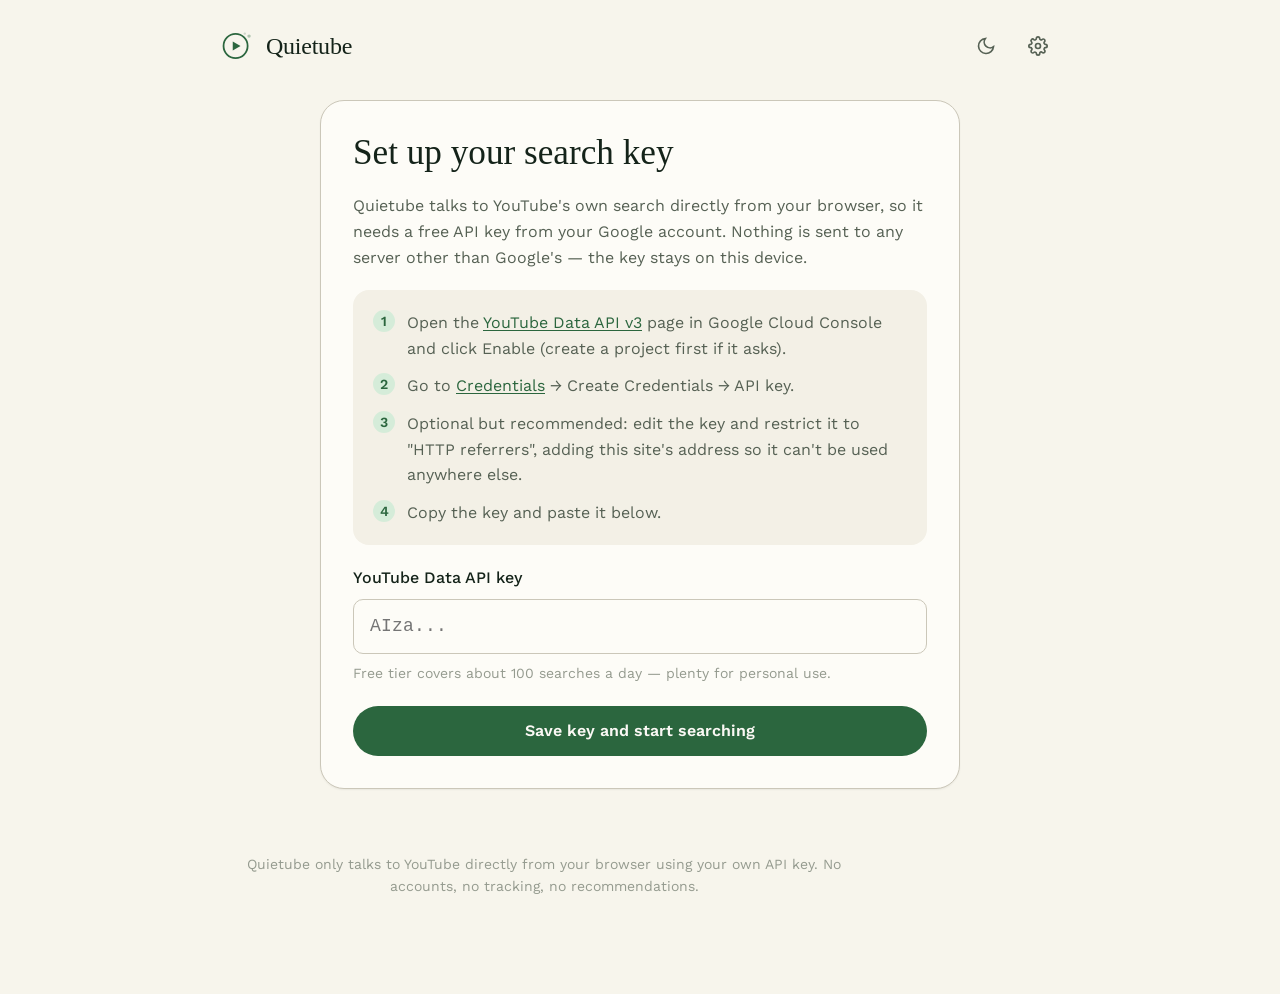
<file: web-app/index.html>
<!DOCTYPE html>
<html lang="en">
<head>
  <meta charset="UTF-8" />
  <meta name="viewport" content="width=device-width, initial-scale=1.0" />
  <title>Quietube — search, watch one thing, done</title>
  <meta name="description" content="A calm YouTube search that shows a handful of results and plays exactly one video — no homepage feed, no autoplay, no end-screen suggestions." />

  <meta property="og:title" content="Quietube" />
  <meta property="og:description" content="Search YouTube, watch one video, and stop there. No feed, no autoplay, no suggestions." />
  <meta property="og:type" content="website" />

  <link rel="icon" href="./assets/favicon.svg" type="image/svg+xml" />

  <link rel="preconnect" href="https://fonts.googleapis.com" />
  <link rel="preconnect" href="https://fonts.gstatic.com" crossorigin />
  <link href="https://api.fontshare.com/v2/css?f[]=zodiak@400,500&display=swap" rel="stylesheet" />
  <link href="https://fonts.googleapis.com/css2?family=Work+Sans:wght@400;500;600&display=swap" rel="stylesheet" />

  <link rel="stylesheet" href="./base.css" />
  <link rel="stylesheet" href="./style.css" />
</head>
<body>
  <div class="app-shell">
    <header class="topbar">
      <div class="brand">
        <svg class="brand-mark" viewBox="0 0 48 48" fill="none" aria-hidden="true">
          <circle cx="22" cy="24" r="17" stroke="currentColor" stroke-width="2.5" />
          <path d="M18 17.5L29 24L18 30.5V17.5Z" fill="currentColor" />
          <circle cx="41" cy="10" r="2.4" fill="currentColor" opacity="0.35" />
          <circle cx="35" cy="6.5" r="1.7" fill="currentColor" opacity="0.2" />
        </svg>
        <span class="brand-name">Quietube</span>
      </div>
      <div style="display:flex; gap: var(--space-2);">
        <button class="icon-btn" id="theme-toggle" type="button" aria-label="Switch to dark mode"></button>
        <button class="icon-btn" id="settings-btn" type="button" aria-label="Settings">
          <svg viewBox="0 0 24 24" fill="none" stroke="currentColor" stroke-width="2">
            <circle cx="12" cy="12" r="3" />
            <path d="M19.4 15a1.65 1.65 0 0 0 .33 1.82l.06.06a2 2 0 1 1-2.83 2.83l-.06-.06a1.65 1.65 0 0 0-1.82-.33 1.65 1.65 0 0 0-1 1.51V21a2 2 0 1 1-4 0v-.09A1.65 1.65 0 0 0 9 19.4a1.65 1.65 0 0 0-1.82.33l-.06.06a2 2 0 1 1-2.83-2.83l.06-.06A1.65 1.65 0 0 0 4.6 15a1.65 1.65 0 0 0-1.51-1H3a2 2 0 1 1 0-4h.09A1.65 1.65 0 0 0 4.6 9a1.65 1.65 0 0 0-.33-1.82l-.06-.06a2 2 0 1 1 2.83-2.83l.06.06A1.65 1.65 0 0 0 9 4.6a1.65 1.65 0 0 0 1-1.51V3a2 2 0 1 1 4 0v.09a1.65 1.65 0 0 0 1 1.51 1.65 1.65 0 0 0 1.82-.33l.06-.06a2 2 0 1 1 2.83 2.83l-.06.06A1.65 1.65 0 0 0 19.4 9a1.65 1.65 0 0 0 1.51 1H21a2 2 0 1 1 0 4h-.09a1.65 1.65 0 0 0-1.51 1z" />
          </svg>
        </button>
      </div>
    </header>

    <!-- Setup view -->
    <main class="view" id="view-setup">
      <div class="setup-card">
        <h1>Set up your search key</h1>
        <p>Quietube talks to YouTube's own search directly from your browser, so it needs a free API key from your Google account. Nothing is sent to any server other than Google's — the key stays on this device.</p>
        <ol class="setup-steps">
          <li><span class="step-num">1</span><span>Open the <a href="https://console.cloud.google.com/apis/library/youtube.googleapis.com" target="_blank" rel="noopener noreferrer">YouTube Data API v3</a> page in Google Cloud Console and click Enable (create a project first if it asks).</span></li>
          <li><span class="step-num">2</span><span>Go to <a href="https://console.cloud.google.com/apis/credentials" target="_blank" rel="noopener noreferrer">Credentials</a> → Create Credentials → API key.</span></li>
          <li><span class="step-num">3</span><span>Optional but recommended: edit the key and restrict it to "HTTP referrers", adding this site's address so it can't be used anywhere else.</span></li>
          <li><span class="step-num">4</span><span>Copy the key and paste it below.</span></li>
        </ol>
        <form id="setup-form">
          <div class="field">
            <label for="setup-key-input">YouTube Data API key</label>
            <input type="password" id="setup-key-input" placeholder="AIza..." autocomplete="off" spellcheck="false" />
            <span class="field-hint">Free tier covers about 100 searches a day — plenty for personal use.</span>
            <span class="error-text" id="setup-error"></span>
          </div>
          <button class="btn btn-primary btn-block" type="submit">Save key and start searching</button>
        </form>
      </div>
    </main>

    <!-- Search / results view -->
    <main class="view" id="view-search" hidden>
      <div class="search-hero">
        <h1>Search once. Watch one thing.</h1>
        <p>No homepage feed, no infinite scroll, no autoplay into the next video.</p>
      </div>
      <form class="search-bar" id="search-form">
        <label for="search-input" class="sr-only">Search YouTube</label>
        <input type="search" id="search-input" placeholder="What do you want to watch?" autocomplete="off" />
        <button class="btn btn-primary" type="submit">Search</button>
      </form>
      <div id="results-area"></div>
    </main>

    <!-- Channel view -->
    <main class="view" id="view-channel" hidden>
      <div class="channel-header">
        <button class="btn btn-ghost" id="channel-back-btn" type="button">← Back to search</button>
        <div class="channel-identity">
          <img class="channel-avatar" id="channel-avatar" alt="" />
          <div>
            <p class="channel-eyebrow">Channel</p>
            <h1 id="channel-title"></h1>
          </div>
        </div>
        <p class="channel-subtitle" id="channel-subtitle">A short list of this channel's recent videos — still no feed, no autoplay, no infinite scroll.</p>
      </div>
      <div id="channel-results-area"></div>
      <button class="btn btn-ghost btn-load-more" id="channel-videos-load-more-btn" type="button" hidden>Load more videos</button>

      <div class="channel-playlists-section" id="channel-playlists-section" hidden>
        <h2 class="section-title">Playlists</h2>
        <div id="channel-playlists-area"></div>
        <button class="btn btn-ghost btn-load-more" id="channel-playlists-load-more-btn" type="button" hidden>Load more playlists</button>
      </div>
    </main>

    <!-- Playlist view (reachable only in danger mode, from inside a channel) -->
    <main class="view" id="view-playlist" hidden>
      <div class="channel-header">
        <button class="btn btn-ghost" id="playlist-back-btn" type="button">← Back to channel</button>
        <div class="channel-identity">
          <img class="channel-avatar" id="playlist-avatar" alt="" />
          <div>
            <p class="channel-eyebrow">Playlist</p>
            <h1 id="playlist-title"></h1>
          </div>
        </div>
        <p class="channel-subtitle">Still one video at a time — no autoplay through the playlist, no suggestions after.</p>
      </div>
      <div id="playlist-results-area"></div>
      <button class="btn btn-ghost btn-load-more" id="playlist-load-more-btn" type="button" hidden>Load more videos</button>
    </main>

    <!-- Player view -->
    <main class="view" id="view-player" hidden>
      <div class="player-view">
        <div class="player-frame-wrap" id="player-frame-wrap">
          <div id="player-container"></div>
        </div>
        <div class="finished-card" id="finished-card" hidden>
          <svg viewBox="0 0 24 24" fill="none" stroke="currentColor" stroke-width="2"><path d="M9 12l2 2 4-4" /><circle cx="12" cy="12" r="10" /></svg>
          <h2>That's it — no more, no next.</h2>
          <p>Quietube stops here on purpose. Search again when you're ready to watch something specific.</p>
          <button class="btn btn-primary" id="search-again-btn" type="button">Search again</button>
        </div>
        <div class="player-actions">
          <p class="player-title" id="player-title"></p>
          <button class="btn btn-ghost" id="player-back-btn" type="button">← Back to search</button>
        </div>
      </div>
    </main>

    <p class="footer-note">Quietube only talks to YouTube directly from your browser using your own API key. No accounts, no tracking, no recommendations.</p>
  </div>

  <!-- Settings modal -->
  <div class="modal-overlay" id="settings-modal" hidden>
    <div class="modal-card">
      <h2>Settings</h2>

      <div class="modal-row">
        <label for="count-value">Results per search</label>
        <div class="count-stepper">
          <button type="button" id="count-decrement" aria-label="Fewer results">−</button>
          <span id="count-value">5</span>
          <button type="button" id="count-increment" aria-label="More results">+</button>
        </div>
      </div>

      <div class="modal-row">
        <label for="names-only-toggle">Names only (no thumbnails)</label>
        <button type="button" class="toggle-switch" id="names-only-toggle" role="switch" aria-checked="false" aria-label="Show names only"></button>
      </div>

      <div class="modal-row">
        <label for="show-channels-toggle">Show channels in results</label>
        <button type="button" class="toggle-switch" id="show-channels-toggle" role="switch" aria-checked="false" aria-label="Show channels in results"></button>
      </div>
      <p class="field-hint" style="margin-top: calc(var(--space-2) * -1);">When a channel turns up in search, you can open it to see a short, capped list of its videos — same rules apply: no infinite scroll, no autoplay. If a channel's name closely matches your search, it's always shown even if it's outside your usual result count.</p>

      <div class="modal-row">
        <label for="danger-mode-toggle" class="danger-label">
          <svg class="danger-icon" viewBox="0 0 24 24" fill="none" stroke="currentColor" stroke-width="2" aria-hidden="true"><path d="M10.29 3.86L1.82 18a2 2 0 0 0 1.71 3h16.94a2 2 0 0 0 1.71-3L13.71 3.86a2 2 0 0 0-3.42 0z"/><path d="M12 9v4M12 17h.01"/></svg>
          Danger mode
        </label>
        <button type="button" class="toggle-switch toggle-switch--danger" id="danger-mode-toggle" role="switch" aria-checked="false" aria-label="Danger mode"></button>
      </div>
      <p class="field-hint danger-hint" style="margin-top: calc(var(--space-2) * -1);">Inside a channel, this drops the short-list cap entirely — browse every video and every playlist that channel has, loaded a page at a time behind a "Load more" button (never an auto-scrolling feed). Playback itself doesn't change: still one video, no autoplay, no suggestions.</p>

      <div class="modal-divider"></div>

      <div class="modal-footer">
        <button type="button" class="link-danger" id="forget-key-btn">Forget my API key</button>
        <button type="button" class="btn btn-primary" id="settings-close">Done</button>
      </div>
    </div>
  </div>

  <script src="./app.js"></script>
</body>
</html>
</file>
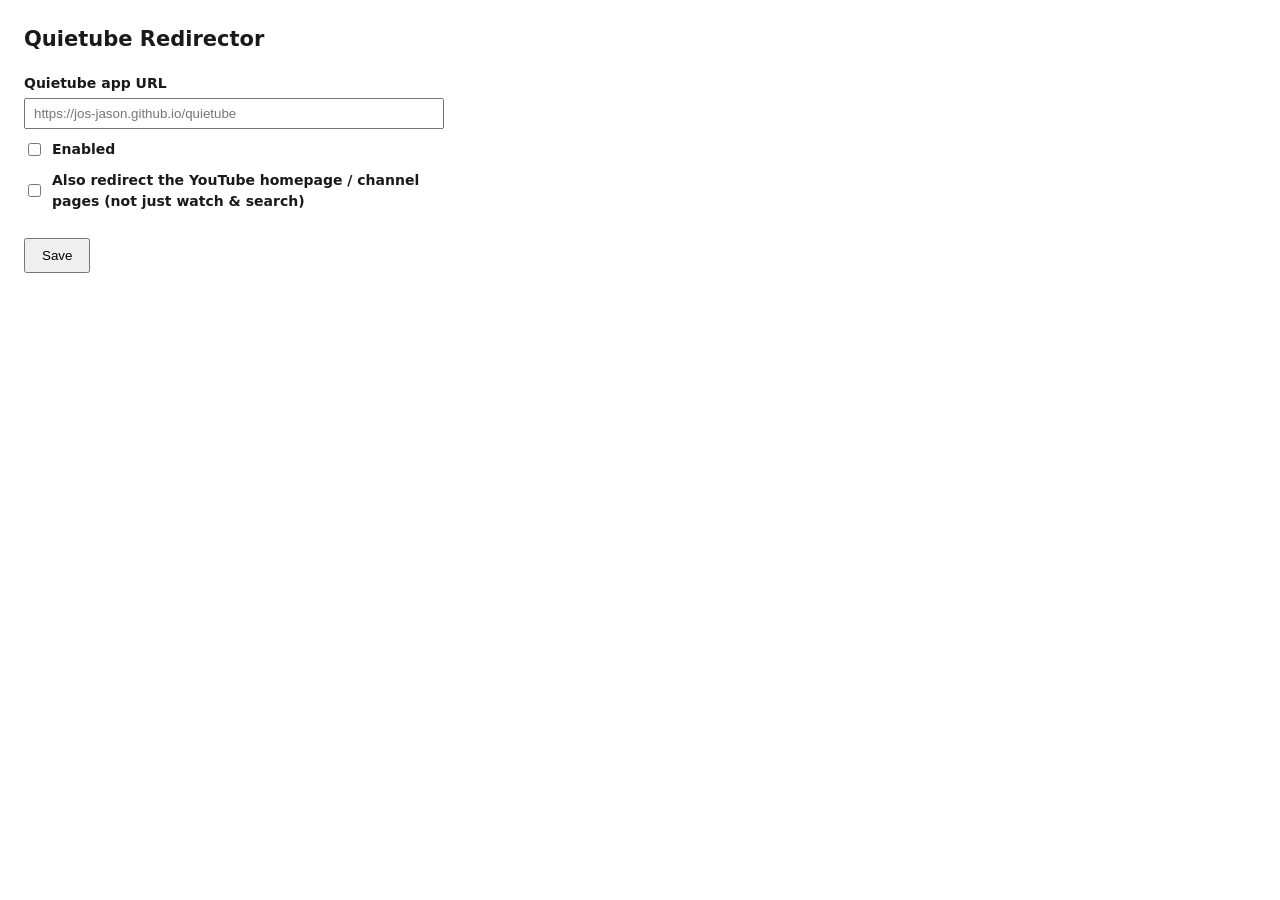
<file: browser-extension/options.html>
<!DOCTYPE html>
<html lang="en">
<head>
<meta charset="utf-8" />
<title>Quietube Redirector — Options</title>
<style>
  body { font: 14px/1.5 -apple-system, system-ui, sans-serif; max-width: 420px; margin: 24px; color: #1a1a1a; }
  label { display: block; margin: 14px 0 4px; font-weight: 600; }
  input[type="text"] { width: 100%; padding: 6px 8px; box-sizing: border-box; }
  .row { display: flex; align-items: center; gap: 8px; margin: 10px 0; }
  button { margin-top: 16px; padding: 8px 16px; cursor: pointer; }
  .status { margin-top: 10px; font-size: 12px; color: #2a7a2a; height: 14px; }
</style>
</head>
<body>
  <h2>Quietube Redirector</h2>

  <label for="origin">Quietube app URL</label>
  <input id="origin" type="text" placeholder="https://jos-jason.github.io/quietube" />

  <div class="row">
    <input id="enabled" type="checkbox" />
    <label for="enabled" style="margin:0;">Enabled</label>
  </div>

  <div class="row">
    <input id="redirectHome" type="checkbox" />
    <label for="redirectHome" style="margin:0;">Also redirect the YouTube homepage / channel pages (not just watch &amp; search)</label>
  </div>

  <button id="save">Save</button>
  <div class="status" id="status"></div>

  <script src="options.js"></script>
</body>
</html>
</file>
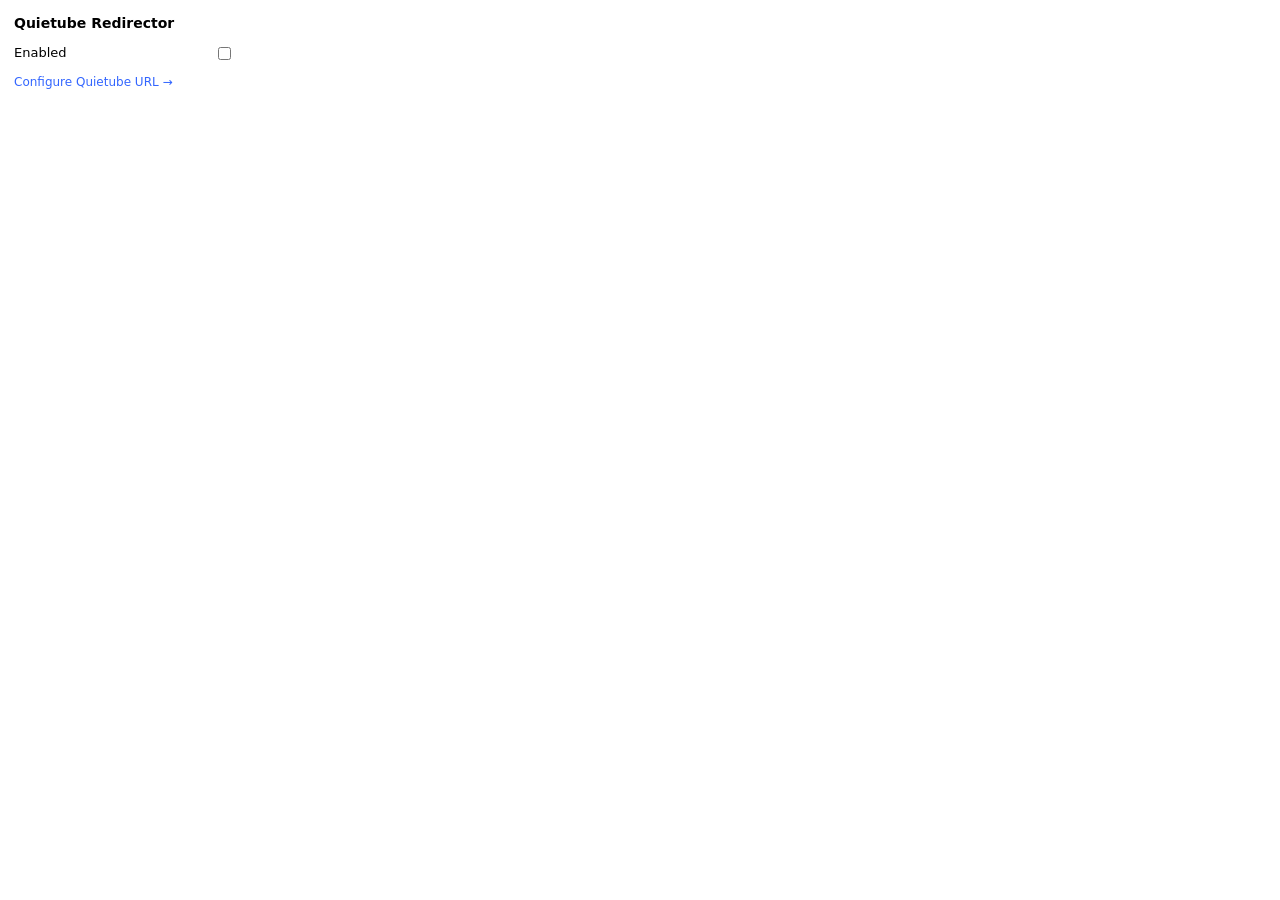
<file: browser-extension/popup.html>
<!DOCTYPE html>
<html lang="en">
<head>
<meta charset="utf-8" />
<style>
  body { font: 13px/1.4 -apple-system, system-ui, sans-serif; width: 220px; margin: 0; padding: 14px; }
  h3 { margin: 0 0 10px; font-size: 14px; }
  .row { display: flex; align-items: center; justify-content: space-between; margin-bottom: 10px; }
  a { color: #3366ff; text-decoration: none; font-size: 12px; }
</style>
</head>
<body>
  <h3>Quietube Redirector</h3>
  <div class="row">
    <span>Enabled</span>
    <input id="enabled" type="checkbox" />
  </div>
  <a href="#" id="openOptions">Configure Quietube URL →</a>
  <script src="popup.js"></script>
</body>
</html>
</file>
<file: web-app/base.css>
/* base.css — mandatory base stylesheet */
*,
*::before,
*::after {
  box-sizing: border-box;
  margin: 0;
  padding: 0;
}

html {
  -moz-text-size-adjust: none;
  -webkit-text-size-adjust: none;
  text-size-adjust: none;
  -webkit-font-smoothing: antialiased;
  -moz-osx-font-smoothing: grayscale;
  text-rendering: optimizeLegibility;
  scroll-behavior: smooth;
  hanging-punctuation: first last;
}

body {
  min-height: 100dvh;
  line-height: 1.6;
  font-family: var(--font-body, sans-serif);
  font-size: var(--text-base);
  color: var(--color-text);
  background-color: var(--color-bg);
}

img,
picture,
video,
canvas,
svg {
  display: block;
  max-width: 100%;
  height: auto;
}
ul[role='list'],
ol[role='list'] {
  list-style: none;
}
input,
button,
textarea,
select {
  font: inherit;
  color: inherit;
}

h1,
h2,
h3,
h4,
h5,
h6 {
  text-wrap: balance;
  line-height: 1.15;
}
p,
li,
figcaption {
  text-wrap: pretty;
  max-width: 72ch;
}

::selection {
  background: oklch(from var(--color-primary) l c h / 0.25);
  color: var(--color-text);
}

:focus-visible {
  outline: 2px solid var(--color-primary);
  outline-offset: 3px;
  border-radius: var(--radius-sm);
}

@media (prefers-reduced-motion: reduce) {
  *,
  *::before,
  *::after {
    animation-duration: 0.01ms !important;
    animation-iteration-count: 1 !important;
    transition-duration: 0.01ms !important;
    scroll-behavior: auto !important;
  }
}

button {
  cursor: pointer;
  background: none;
  border: none;
}
table {
  border-collapse: collapse;
  width: 100%;
}

a,
button,
[role='button'],
[role='link'],
input,
textarea,
select {
  transition:
    color var(--transition-interactive),
    background var(--transition-interactive),
    border-color var(--transition-interactive),
    box-shadow var(--transition-interactive);
}

.sr-only {
  position: absolute;
  width: 1px;
  height: 1px;
  padding: 0;
  margin: -1px;
  overflow: hidden;
  clip: rect(0, 0, 0, 0);
  white-space: nowrap;
  border-width: 0;
}
</file>
<file: web-app/style.css>
/* style.css — Quietube design tokens + components */

:root,
[data-theme='light'] {
  /* Type scale */
  --text-xs: clamp(0.75rem, 0.7rem + 0.25vw, 0.875rem);
  --text-sm: clamp(0.875rem, 0.8rem + 0.35vw, 1rem);
  --text-base: clamp(1rem, 0.95rem + 0.25vw, 1.125rem);
  --text-lg: clamp(1.125rem, 1rem + 0.75vw, 1.5rem);
  --text-xl: clamp(1.5rem, 1.2rem + 1.25vw, 2.25rem);
  --text-2xl: clamp(2rem, 1.2rem + 2.5vw, 3rem);

  /* Spacing */
  --space-1: 0.25rem;
  --space-2: 0.5rem;
  --space-3: 0.75rem;
  --space-4: 1rem;
  --space-5: 1.25rem;
  --space-6: 1.5rem;
  --space-8: 2rem;
  --space-10: 2.5rem;
  --space-12: 3rem;
  --space-16: 4rem;
  --space-20: 5rem;
  --space-24: 6rem;

  /* Surfaces — warm cream, organic/wellness */
  --color-bg: oklch(0.97 0.012 95);
  --color-surface: oklch(0.99 0.006 95);
  --color-surface-2: oklch(0.955 0.014 92);
  --color-surface-offset: oklch(0.935 0.016 90);
  --color-divider: oklch(0.88 0.016 95);
  --color-border: oklch(0.83 0.02 95);

  /* Text — deep forest charcoal */
  --color-text: oklch(0.24 0.028 155);
  --color-text-muted: oklch(0.48 0.025 140);
  --color-text-faint: oklch(0.68 0.018 130);
  --color-text-inverse: oklch(0.98 0.006 95);

  /* Primary accent — moss green */
  --color-primary: oklch(0.46 0.09 152);
  --color-primary-hover: oklch(0.39 0.09 152);
  --color-primary-active: oklch(0.33 0.085 152);
  --color-primary-highlight: oklch(0.92 0.035 150);

  /* Warning / error — clay terracotta (used sparingly) */
  --color-warning: oklch(0.53 0.12 45);
  --color-warning-highlight: oklch(0.92 0.03 50);

  --radius-sm: 0.375rem;
  --radius-md: 0.625rem;
  --radius-lg: 1rem;
  --radius-xl: 1.5rem;
  --radius-full: 9999px;

  --transition-interactive: 180ms cubic-bezier(0.16, 1, 0.3, 1);

  --shadow-sm: 0 1px 2px oklch(0.2 0.02 150 / 0.06);
  --shadow-md: 0 6px 20px oklch(0.2 0.02 150 / 0.08);
  --shadow-lg: 0 16px 40px oklch(0.2 0.02 150 / 0.14);

  --content-narrow: 640px;
  --content-default: 880px;

  --font-display: 'Zodiak', Georgia, serif;
  --font-body: 'Work Sans', 'Helvetica Neue', sans-serif;
}

[data-theme='dark'] {
  --color-bg: oklch(0.19 0.018 155);
  --color-surface: oklch(0.225 0.02 155);
  --color-surface-2: oklch(0.26 0.02 155);
  --color-surface-offset: oklch(0.24 0.02 155);
  --color-divider: oklch(0.32 0.02 155);
  --color-border: oklch(0.36 0.02 155);

  --color-text: oklch(0.9 0.012 120);
  --color-text-muted: oklch(0.68 0.014 120);
  --color-text-faint: oklch(0.5 0.012 120);
  --color-text-inverse: oklch(0.2 0.02 155);

  --color-primary: oklch(0.72 0.1 150);
  --color-primary-hover: oklch(0.8 0.1 150);
  --color-primary-active: oklch(0.85 0.1 150);
  --color-primary-highlight: oklch(0.32 0.045 150);

  --color-warning: oklch(0.68 0.13 48);
  --color-warning-highlight: oklch(0.34 0.045 50);

  --shadow-sm: 0 1px 2px oklch(0 0 0 / 0.3);
  --shadow-md: 0 6px 20px oklch(0 0 0 / 0.35);
  --shadow-lg: 0 16px 40px oklch(0 0 0 / 0.45);
}

/* Ensure the [hidden] attribute always wins over component display rules */
[hidden] {
  display: none !important;
}

/* ---------- Layout shell ---------- */

.app-shell {
  max-width: var(--content-default);
  margin-inline: auto;
  padding: var(--space-6) var(--space-5) var(--space-24);
  min-height: 100dvh;
  display: flex;
  flex-direction: column;
  gap: var(--space-8);
}

.topbar {
  display: flex;
  align-items: center;
  justify-content: space-between;
  gap: var(--space-4);
}

.brand {
  display: flex;
  align-items: center;
  gap: var(--space-3);
}

.brand-mark {
  width: 34px;
  height: 34px;
  color: var(--color-primary);
  flex-shrink: 0;
}

.brand-name {
  font-family: var(--font-display);
  font-weight: 500;
  font-size: var(--text-lg);
  letter-spacing: -0.01em;
}

.icon-btn {
  width: 44px;
  height: 44px;
  display: grid;
  place-items: center;
  border-radius: var(--radius-full);
  color: var(--color-text-muted);
}

.icon-btn:hover {
  background: var(--color-surface-2);
  color: var(--color-text);
}

.icon-btn svg {
  width: 20px;
  height: 20px;
}

/* ---------- Views ---------- */

.view {
  display: flex;
  flex-direction: column;
  gap: var(--space-8);
}

.view[hidden] {
  display: none;
}

/* ---------- Onboarding / setup ---------- */

.setup-card {
  background: var(--color-surface);
  border: 1px solid var(--color-border);
  border-radius: var(--radius-xl);
  padding: var(--space-8);
  box-shadow: var(--shadow-sm);
  max-width: var(--content-narrow);
  margin-inline: auto;
  display: flex;
  flex-direction: column;
  gap: var(--space-5);
}

.setup-card h1 {
  font-family: var(--font-display);
  font-size: var(--text-xl);
  font-weight: 500;
}

.setup-card p {
  color: var(--color-text-muted);
  font-size: var(--text-sm);
}

.setup-steps {
  display: flex;
  flex-direction: column;
  gap: var(--space-3);
  background: var(--color-surface-2);
  border-radius: var(--radius-lg);
  padding: var(--space-5);
  font-size: var(--text-sm);
  color: var(--color-text-muted);
}

.setup-steps li {
  display: flex;
  gap: var(--space-3);
}

.step-num {
  flex-shrink: 0;
  width: 22px;
  height: 22px;
  border-radius: var(--radius-full);
  background: var(--color-primary-highlight);
  color: var(--color-primary);
  font-size: var(--text-xs);
  font-weight: 600;
  display: grid;
  place-items: center;
}

.setup-steps a {
  color: var(--color-primary);
  text-underline-offset: 2px;
}

/* ---------- Form controls ---------- */

.field {
  display: flex;
  flex-direction: column;
  gap: var(--space-2);
}

.field label {
  font-size: var(--text-sm);
  font-weight: 500;
  color: var(--color-text);
}

.field-hint {
  font-size: var(--text-xs);
  color: var(--color-text-faint);
}

input[type='text'],
input[type='password'],
input[type='search'] {
  background: var(--color-surface);
  border: 1px solid var(--color-border);
  border-radius: var(--radius-md);
  padding: var(--space-3) var(--space-4);
  font-size: var(--text-base);
  color: var(--color-text);
  width: 100%;
}

/* Monospace for the API key field so easily-confused characters
   (capital I vs lowercase l, 0 vs O) stay legible in the placeholder
   and any pasted value. */
input[type='password'] {
  font-family: ui-monospace, 'SF Mono', 'Cascadia Code', Consolas, monospace;
  letter-spacing: 0.01em;
}

input[type='text']:focus,
input[type='password']:focus,
input[type='search']:focus {
  border-color: var(--color-primary);
}

.btn {
  display: inline-flex;
  align-items: center;
  justify-content: center;
  gap: var(--space-2);
  padding: var(--space-3) var(--space-6);
  border-radius: var(--radius-full);
  font-size: var(--text-sm);
  font-weight: 600;
  white-space: nowrap;
}

.btn-primary {
  background: var(--color-primary);
  color: var(--color-text-inverse);
}
.btn-primary:hover {
  background: var(--color-primary-hover);
}

.btn-ghost {
  background: transparent;
  color: var(--color-text-muted);
  border: 1px solid var(--color-border);
}
.btn-ghost:hover {
  background: var(--color-surface-2);
  color: var(--color-text);
}

.btn-block {
  width: 100%;
}

.error-text {
  font-size: var(--text-xs);
  color: var(--color-warning);
  min-height: 1em;
}

/* ---------- Search ---------- */

.search-hero {
  text-align: center;
  display: flex;
  flex-direction: column;
  gap: var(--space-2);
  padding-block: var(--space-6);
}

.search-hero h1 {
  font-family: var(--font-display);
  font-weight: 500;
  font-size: var(--text-2xl);
  letter-spacing: -0.01em;
}

.search-hero p {
  color: var(--color-text-muted);
  font-size: var(--text-sm);
  margin-inline: auto;
}

.search-bar {
  display: flex;
  gap: var(--space-3);
  max-width: var(--content-narrow);
  margin-inline: auto;
  width: 100%;
}

.search-bar input {
  flex: 1;
}

.search-bar .btn {
  flex-shrink: 0;
}

/* ---------- Results ---------- */

.results-meta {
  display: flex;
  align-items: baseline;
  justify-content: space-between;
  gap: var(--space-4);
  flex-wrap: wrap;
}

.results-meta h2 {
  font-size: var(--text-sm);
  font-weight: 500;
  color: var(--color-text-muted);
}

.results-meta h2 strong {
  color: var(--color-text);
  font-weight: 600;
}

.results-grid {
  display: grid;
  grid-template-columns: repeat(auto-fill, minmax(220px, 1fr));
  gap: var(--space-5);
}

.results-grid.names-only {
  grid-template-columns: 1fr;
  gap: var(--space-2);
  max-width: var(--content-narrow);
  margin-inline: auto;
  width: 100%;
}

.result-card {
  display: flex;
  flex-direction: column;
  gap: var(--space-3);
  text-align: left;
  border-radius: var(--radius-lg);
  overflow: hidden;
  background: var(--color-surface);
  border: 1px solid var(--color-border);
}

.result-card:hover {
  border-color: var(--color-primary);
  box-shadow: var(--shadow-md);
  transform: translateY(-2px);
}

.result-thumb {
  aspect-ratio: 16 / 9;
  width: 100%;
  background: var(--color-surface-2);
  position: relative;
  overflow: hidden;
}

.result-thumb img {
  width: 100%;
  height: 100%;
  object-fit: cover;
}

.result-thumb .play-badge {
  position: absolute;
  inset: 0;
  display: grid;
  place-items: center;
  opacity: 0;
  background: oklch(0.1 0.02 155 / 0.25);
  transition: opacity var(--transition-interactive);
}

.result-card:hover .play-badge {
  opacity: 1;
}

.play-badge svg {
  width: 40px;
  height: 40px;
  color: white;
}

.result-title {
  padding: 0 var(--space-4) var(--space-4);
  font-size: var(--text-sm);
  font-weight: 500;
  line-height: 1.4;
  display: -webkit-box;
  -webkit-line-clamp: 3;
  -webkit-box-orient: vertical;
  overflow: hidden;
}

.results-grid.names-only .result-card {
  flex-direction: row;
  align-items: center;
  padding: var(--space-4) var(--space-5);
}

.results-grid.names-only .result-title {
  padding: 0;
  -webkit-line-clamp: 2;
}

.results-grid.names-only .result-index {
  flex-shrink: 0;
  width: 26px;
  height: 26px;
  border-radius: var(--radius-full);
  background: var(--color-primary-highlight);
  color: var(--color-primary);
  font-size: var(--text-xs);
  font-weight: 600;
  display: grid;
  place-items: center;
  margin-right: var(--space-4);
}

.state-message {
  text-align: center;
  padding: var(--space-12) var(--space-4);
  color: var(--color-text-muted);
  font-size: var(--text-sm);
  display: flex;
  flex-direction: column;
  gap: var(--space-4);
  align-items: center;
}

.state-message svg {
  width: 32px;
  height: 32px;
  color: var(--color-text-faint);
}

/* ---------- Channel cards (mixed into results grid) ---------- */

.result-card--channel {
  align-items: center;
  text-align: center;
  padding: var(--space-6) var(--space-4) var(--space-4);
  gap: var(--space-2);
}

.channel-avatar-wrap {
  width: 72px;
  height: 72px;
  border-radius: var(--radius-full);
  overflow: hidden;
  background: var(--color-surface-2);
  flex-shrink: 0;
}

.channel-avatar-wrap img {
  width: 100%;
  height: 100%;
  object-fit: cover;
}

.result-card--channel .result-title {
  padding: 0;
  -webkit-line-clamp: 2;
}

.channel-chip {
  display: inline-flex;
  align-items: center;
  flex-shrink: 0;
  padding: 2px 10px;
  border-radius: var(--radius-full);
  background: var(--color-primary-highlight);
  color: var(--color-primary);
  font-size: var(--text-xs);
  font-weight: 600;
}

/* A channel whose name is an exact / very-near-exact match for the search
   query, pulled in from beyond the normal capped results so it's never
   missed — visually called out with a filled chip and a primary-color ring. */
.result-card--channel-match {
  border-color: var(--color-primary);
  box-shadow: 0 0 0 1px var(--color-primary);
}

.channel-chip--match {
  background: var(--color-primary);
  color: var(--color-text-inverse);
}

/* ---------- Channel view ---------- */

.channel-header {
  display: flex;
  flex-direction: column;
  gap: var(--space-4);
  align-items: flex-start;
}

.channel-identity {
  display: flex;
  align-items: center;
  gap: var(--space-4);
}

.channel-avatar {
  width: 56px;
  height: 56px;
  border-radius: var(--radius-full);
  object-fit: cover;
  background: var(--color-surface-2);
  flex-shrink: 0;
}

.channel-eyebrow {
  font-size: var(--text-xs);
  font-weight: 600;
  letter-spacing: 0.04em;
  text-transform: uppercase;
  color: var(--color-primary);
}

.channel-identity h1 {
  font-family: var(--font-display);
  font-weight: 500;
  font-size: var(--text-lg);
}

.channel-subtitle {
  color: var(--color-text-muted);
  font-size: var(--text-sm);
}

/* ---------- Player ---------- */

.player-view {
  display: flex;
  flex-direction: column;
  gap: var(--space-5);
}

.player-frame-wrap {
  position: relative;
  width: 100%;
  aspect-ratio: 16 / 9;
  background: black;
  border-radius: var(--radius-lg);
  overflow: hidden;
  box-shadow: var(--shadow-lg);
}

#player-container,
#player-container iframe {
  position: absolute;
  inset: 0;
  width: 100% !important;
  height: 100% !important;
}

.player-title {
  font-size: var(--text-base);
  font-weight: 500;
}

.player-actions {
  display: flex;
  justify-content: space-between;
  align-items: center;
  gap: var(--space-4);
}

.finished-card {
  aspect-ratio: 16 / 9;
  border-radius: var(--radius-lg);
  background: var(--color-surface);
  border: 1px solid var(--color-border);
  display: flex;
  flex-direction: column;
  align-items: center;
  justify-content: center;
  gap: var(--space-5);
  text-align: center;
  padding: var(--space-8);
}

.finished-card svg {
  width: 40px;
  height: 40px;
  color: var(--color-primary);
}

.finished-card h2 {
  font-family: var(--font-display);
  font-size: var(--text-lg);
  font-weight: 500;
}

.finished-card p {
  color: var(--color-text-muted);
  font-size: var(--text-sm);
}

/* ---------- Modal (settings) ---------- */

.modal-overlay {
  position: fixed;
  inset: 0;
  background: oklch(0.1 0.02 155 / 0.4);
  display: grid;
  place-items: center;
  padding: var(--space-5);
  z-index: 20;
}

.modal-overlay[hidden] {
  display: none;
}

.modal-card {
  background: var(--color-surface);
  border-radius: var(--radius-xl);
  padding: var(--space-8);
  max-width: 440px;
  width: 100%;
  box-shadow: var(--shadow-lg);
  display: flex;
  flex-direction: column;
  gap: var(--space-5);
  max-height: 85dvh;
  overflow-y: auto;
}

.modal-card h2 {
  font-family: var(--font-display);
  font-size: var(--text-lg);
  font-weight: 500;
}

.modal-row {
  display: flex;
  align-items: center;
  justify-content: space-between;
  gap: var(--space-4);
}

.count-stepper {
  display: flex;
  align-items: center;
  gap: var(--space-3);
}

.count-stepper button {
  width: 32px;
  height: 32px;
  border-radius: var(--radius-full);
  background: var(--color-surface-2);
  border: 1px solid var(--color-border);
  display: grid;
  place-items: center;
  font-weight: 600;
}

.count-stepper button:hover {
  background: var(--color-primary-highlight);
  color: var(--color-primary);
}

.count-stepper span {
  font-weight: 600;
  min-width: 1.5ch;
  text-align: center;
}

.toggle-switch {
  position: relative;
  width: 42px;
  height: 24px;
  border-radius: var(--radius-full);
  background: var(--color-border);
  flex-shrink: 0;
}

.toggle-switch::after {
  content: '';
  position: absolute;
  top: 2px;
  left: 2px;
  width: 20px;
  height: 20px;
  border-radius: var(--radius-full);
  background: var(--color-surface);
  box-shadow: var(--shadow-sm);
  transition: transform var(--transition-interactive);
}

.toggle-switch[aria-checked='true'] {
  background: var(--color-primary);
}

.toggle-switch[aria-checked='true']::after {
  transform: translateX(18px);
}

.modal-divider {
  height: 1px;
  background: var(--color-divider);
  margin-block: var(--space-1);
}

.modal-footer {
  display: flex;
  justify-content: space-between;
  align-items: center;
  gap: var(--space-4);
}

.link-danger {
  font-size: var(--text-xs);
  color: var(--color-text-faint);
  text-decoration: underline;
  text-underline-offset: 2px;
}
.link-danger:hover {
  color: var(--color-warning);
}

/* ---------- Skeleton loader ---------- */

.skeleton-grid {
  display: grid;
  grid-template-columns: repeat(auto-fill, minmax(220px, 1fr));
  gap: var(--space-5);
}

.skeleton-card {
  border-radius: var(--radius-lg);
  overflow: hidden;
  background: var(--color-surface);
  border: 1px solid var(--color-border);
}

.skeleton-thumb {
  aspect-ratio: 16 / 9;
  background: linear-gradient(
    100deg,
    var(--color-surface-2) 30%,
    var(--color-surface-offset) 50%,
    var(--color-surface-2) 70%
  );
  background-size: 200% 100%;
  animation: shimmer 1.4s ease-in-out infinite;
}

.skeleton-line {
  height: 12px;
  margin: var(--space-4);
  border-radius: var(--radius-sm);
  background: var(--color-surface-2);
}

@keyframes shimmer {
  0% {
    background-position: 200% 0;
  }
  100% {
    background-position: -200% 0;
  }
}

/* ---------- Footer ---------- */

.footer-note {
  text-align: center;
  font-size: var(--text-xs);
  color: var(--color-text-faint);
  padding-top: var(--space-8);
}

/* ---------- Danger mode ---------- */

.danger-label {
  display: flex;
  align-items: center;
  gap: var(--space-2);
  font-size: var(--text-sm);
  font-weight: 500;
  color: var(--color-text);
}

.danger-icon {
  width: 16px;
  height: 16px;
  color: var(--color-warning);
  flex-shrink: 0;
}

.danger-hint {
  color: var(--color-warning);
}

.toggle-switch--danger[aria-checked='true'] {
  background: var(--color-warning);
}

/* ---------- Load more ---------- */

.btn-load-more {
  align-self: center;
}

/* ---------- Playlists ---------- */

.section-title {
  font-family: var(--font-body);
  font-size: var(--text-sm);
  font-weight: 600;
  color: var(--color-text-muted);
  margin-bottom: var(--space-4);
}

.channel-playlists-section {
  display: flex;
  flex-direction: column;
  gap: var(--space-5);
  padding-top: var(--space-6);
  border-top: 1px solid var(--color-divider);
}

.playlist-badge {
  position: absolute;
  bottom: var(--space-2);
  left: var(--space-2);
  display: inline-flex;
  align-items: center;
  gap: 4px;
  padding: 2px 8px;
  border-radius: var(--radius-full);
  background: oklch(0.1 0.02 155 / 0.65);
  color: white;
  font-size: var(--text-xs);
  font-weight: 600;
}

.playlist-badge svg {
  width: 12px;
  height: 12px;
}

/* ---------- Responsive ---------- */

@media (max-width: 560px) {
  .search-bar {
    flex-direction: column;
  }
  .results-grid {
    grid-template-columns: repeat(auto-fill, minmax(160px, 1fr));
    gap: var(--space-4);
  }
  .player-actions {
    flex-direction: column;
    align-items: stretch;
  }
}
</file>
